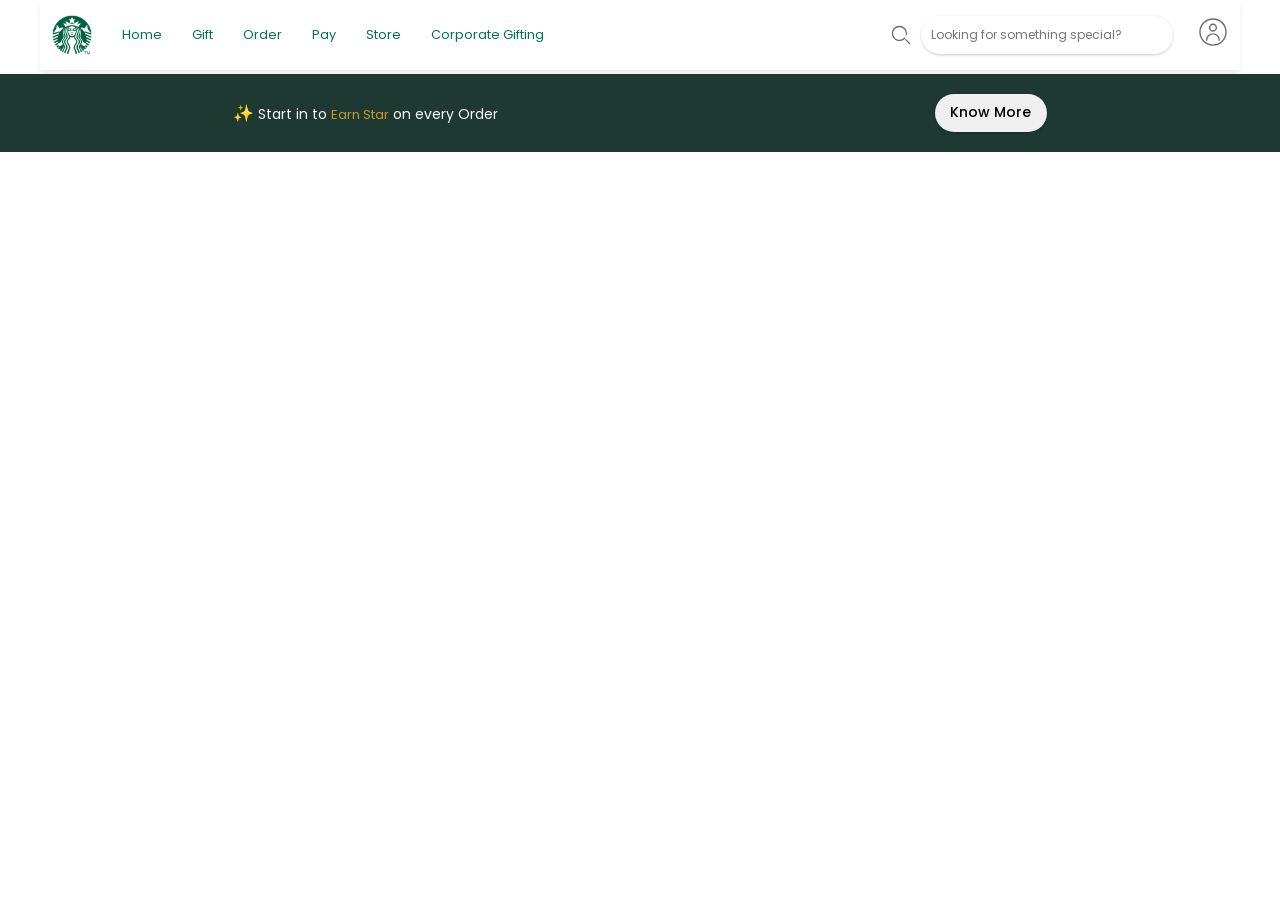
<file: Starbucks Clone/index.html>
<!DOCTYPE html>
<html lang="en">

<head>
    <meta charset="UTF-8">
    <meta name="viewport" content="width=device-width, initial-scale=1.0">
    <title>Starbucks Coffee Company</title>
    <link rel="stylesheet" href="style.css">
</head>

<body>
    <div class="nav">
        <div class="nav-left">
            <div id="nav-logochange-layout">
                <div class="block-welcome">
                    <img src="logo.png" alt="">
                    <span class="first">Welcome to</span>
                    <span class="second">Starbucks</span>
                </div>
            </div>
            <img class="main-img" src="logo.png" alt="">
            <span>Home</span>
            <span>Gift</span>
            <span>Order</span>
            <span>Pay</span>
            <span>Store</span>
            <span>Corporate Gifting</span>
        </div>
        <div class="nav-right">
            <div class="input">
                <img src="Search.svg" alt="">
                <input type="text" placeholder="Looking for something special?">
            </div>
            <img class="hidden-search" src="Search.svg" alt="">
            <div class="Profile"><img src="Profile.svg" alt=""></div>
        </div>
    </div>
    <div id="nav-change-layout">
        <div class="nav-block-left">
            <span>Home</span>
            <span>Gift</span>
            <span>Order</span>
            <span>Pay</span>
            <span>Store</span>
            <span>Corporate Gifting</span>
        </div>
    </div>
    <div class="nav-footer">
        <div class="nav-footer-left">
            <span style="font-size: larger;" >✨</span>
            <span>Start in to</span>
            <span style="color: #C5962A; font-size: 13px;" >Earn Star</span>
            <span>on every Order</span>
        </div>
        <div class="nav-footer-right">
            <button>Know More</button>
        </div>
    </div>
</body>

</html>
</file>
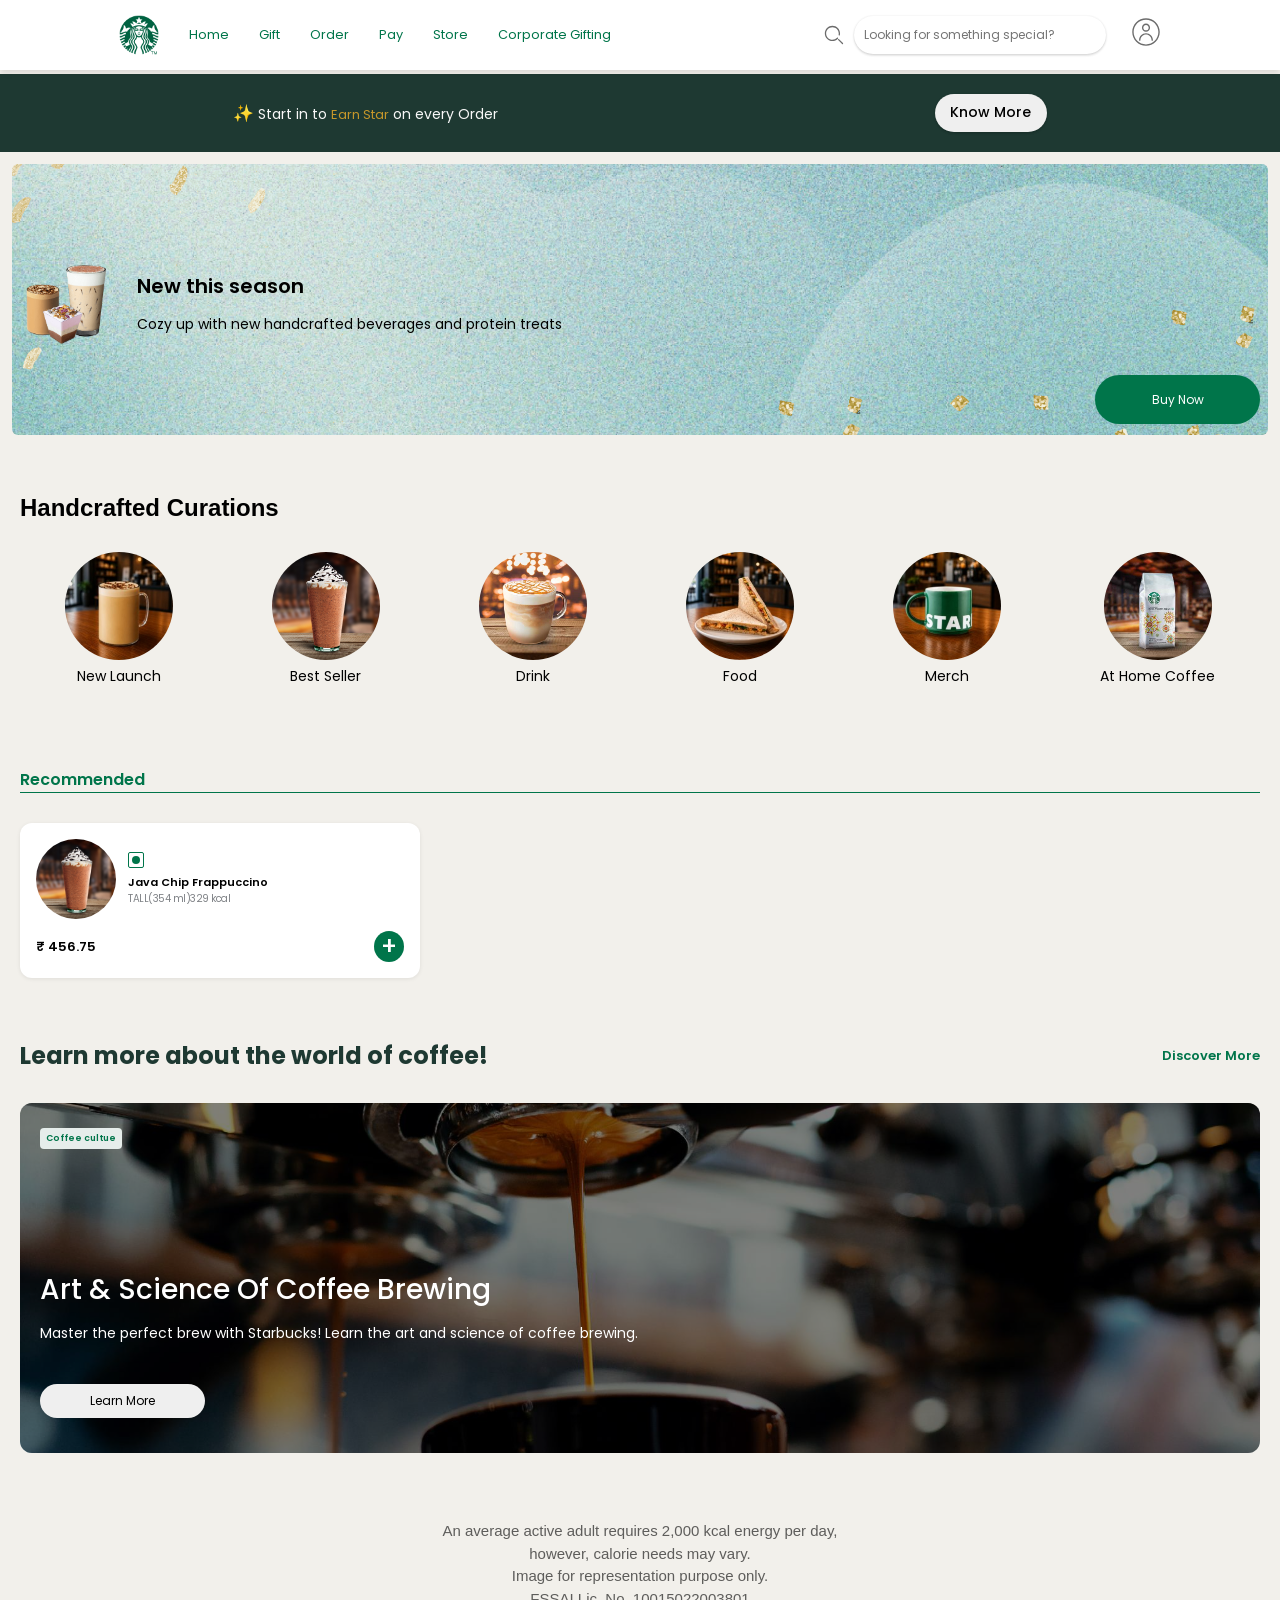
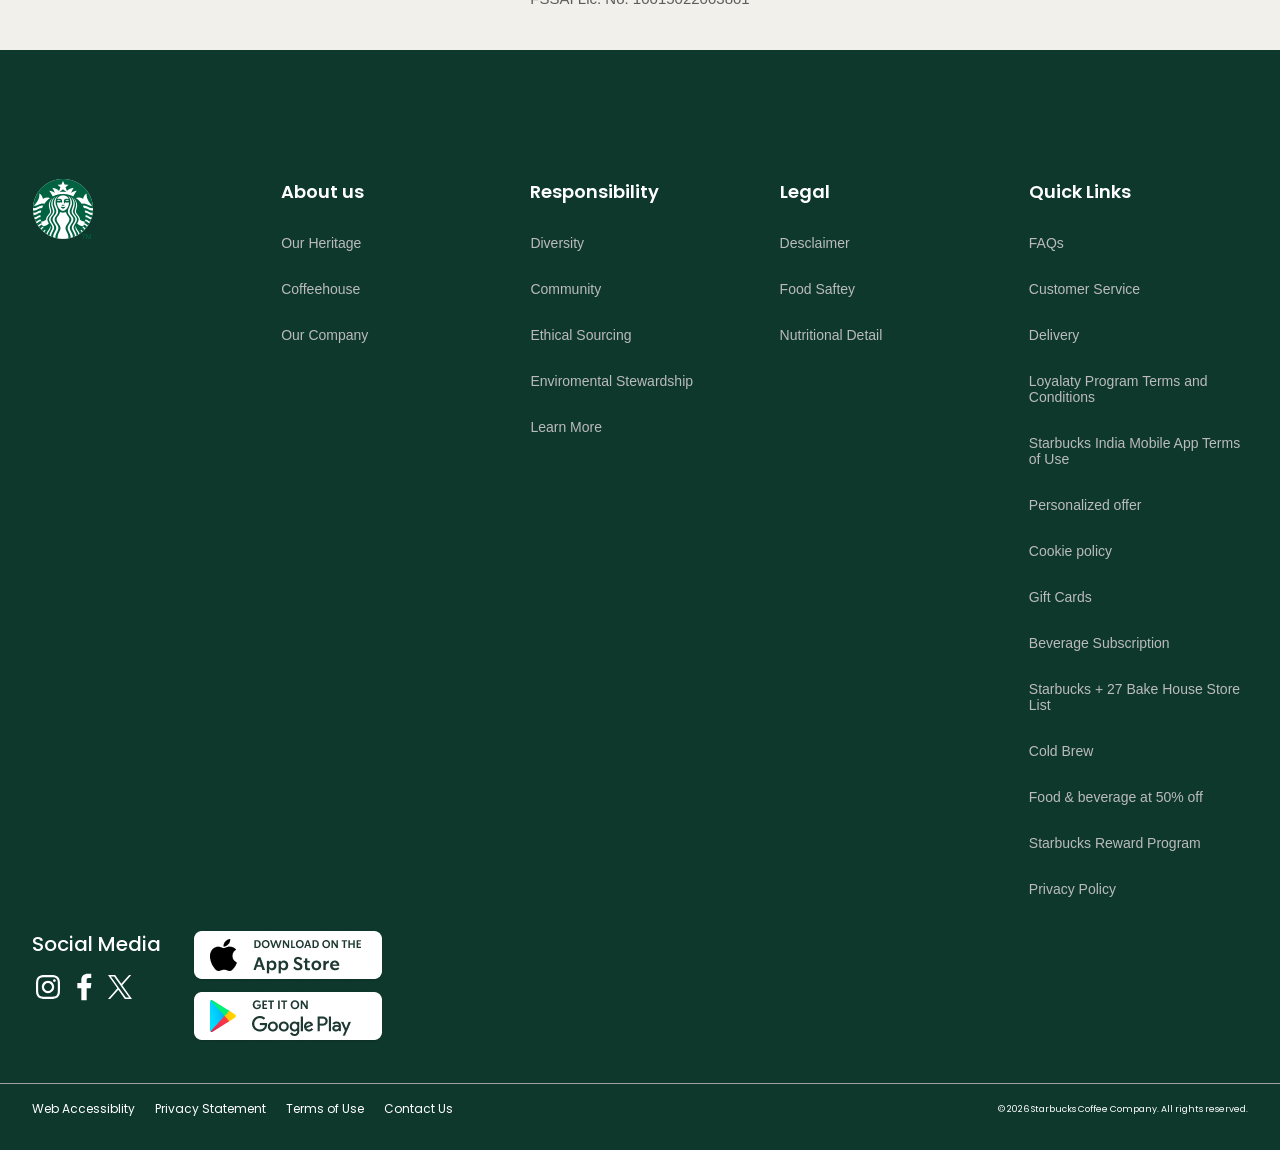
<file: Starbucks Clone/2index.html>
<!DOCTYPE html>
<html lang="en">

<head>
    <meta charset="UTF-8">
    <meta name="viewport" content="width=device-width, initial-scale=1.0">
    <title>Starbucks Coffee Company</title>
    <link rel="stylesheet" href="2style.css">
</head>

<body>
    <div class="nav">
        <div class="nav-left">
            <div id="nav-logochange-layout">
                <div class="block-welcome">
                    <img src="logo.png" alt="">
                    <span class="first">Welcome to</span>
                    <span class="second">Starbucks</span>
                </div>
            </div>
            <img class="main-img" src="logo.png" alt="">
            <span>Home</span>
            <span>Gift</span>
            <span>Order</span>
            <span>Pay</span>
            <span>Store</span>
            <span>Corporate Gifting</span>
        </div>
        <div class="nav-right">
            <div class="input">
                <img src="Search.svg" alt="">
                <input type="text" placeholder="Looking for something special?">
            </div>
            <img class="hidden-search" src="Search.svg" alt="">
            <div class="Profile"><img src="Profile.svg" alt=""></div>
        </div>
    </div>
    <div id="nav-change-layout">
        <div class="nav-block-left">
            <span>Home</span>
            <span>Gift</span>
            <span>Order</span>
            <span>Pay</span>
            <span>Store</span>
            <span>Corporate Gifting</span>
        </div>
    </div>
    <div class="nav-footer">
        <div class="nav-footer-left">
            <span style="font-size: larger;">✨</span>
            <span>Start in to</span>
            <span style="color: #C5962A; font-size: 13px;">Earn Star</span>
            <span>on every Order</span>
        </div>
        <div class="nav-footer-right">
            <button>Know More</button>
        </div>
    </div>

    <div class="hero">
        <div class="background-img">
            <img src="in_app_banner_bg_web_0e7f519352.png" alt="">
        </div>
        <div class="overlay">
            <div class="bg-items-left">
                <img src="coffee.png" alt="">
                <div class="bg-items-column">
                    <h3>New this season</h3>
                    <p> Cozy up with new handcrafted beverages and protein treats </p>
                </div>
            </div>
            <div class="btn">
                <button>Buy Now</button>
            </div>
        </div>
    </div>

    <div class="hero-container">
        <div class="container-title">
            <h3>Handcrafted Curations</h3>
        </div>
        <div class="container-elements">
            <div class="container-elements-image">
                <img src="assests/1img.png" alt="">
                <h4>New Launch</h4>
            </div>
            <div class="container-elements-image">
                <img src="assests/2img.png" alt="">
                <h4>Best Seller</h4>
            </div>
            <div class="container-elements-image">
                <img src="assests/3img.png" alt="">
                <h4>Drink</h4>
            </div>
            <div class="container-elements-image">
                <img src="assests/4img.png" alt="">
                <h4>Food</h4>
            </div>
            <div class="container-elements-image">
                <img src="assests/5img.png" alt="">
                <h4>Merch</h4>
            </div>
            <div class="container-elements-image">
                <img src="assests/6img.png" alt="">
                <h4>At Home Coffee</h4>
            </div>
        </div>
    </div>

    <div class="hero-card-container">
        <div class="hero-card-heading">
            <h4>Recommended</h4>
        </div>
        <div class="hero-card">
            <div class="hero-card-top">
                <img class="card-coffee" src="assests/2img.png" alt="">
                <div class="hero-card-title">
                    <img src="assests/small-logo.svg" alt="">
                    <div class="inner-title">
                        <span class="first">Java Chip Frappuccino</span>
                        <span class="second">TALL(354 ml)329 kcal</span>
                    </div>
                </div>
            </div>
            <div class="hero-card-bottom">
                <span>₹ 456.75</span>
                <button>+</button>
            </div>
        </div>
    </div>

    <div class="footer-hero-container">
        <div class="footer-hero-top">
            <div style="color: #1e3932;" class="top-right">Learn more about the world of coffee!</div>
            <div style="color: #00754a;" class="top-left">Discover More</div>
        </div>
        <div class="footer-hero-bottom">
            <div class="bottom-img">
                <img src="assests/hero.bg.png" alt="">
                <div class="bottom-Overlay">
                    <div class="overlay-items-top">
                        <button>Coffee cultue</button>
                    </div>
                    <div class="overlay-items-bottom">
                        <div class="items-top">
                            <h3>Art & Science Of Coffee Brewing </h3>
                            <p> Master the perfect brew with Starbucks! Learn the art and science of coffee brewing.</p>
                        </div>
                        <div class="items-bottom">
                            <button>Learn More</button>
                        </div>
                    </div>
                </div>
            </div>
        </div>
    </div>

    <div class="hero-last-scean">
        <p>An average active adult requires 2,000 kcal energy per day,
            <br>however, calorie needs may vary.
            <br> Image for representation purpose only.
            <br>FSSAI Lic. No. 10015022003801
        </p>
    </div>

    <div class="footer-container">
        <div class="footer-container-items">
            <div class="footer-logo">
                <img src="logo.png" alt="">
            </div>
            <div class=" gap_also footer-first-items">
                <h3>About us</h3>
                <p>Our Heritage</p>
                <p>Coffeehouse</p>
                <p>Our Company</p>
            </div>
            <div class=" gap_also footer-second-items">
                <h3>Responsibility</h3>
                <p>Diversity</p>
                <p>Community</p>
                <p>Ethical Sourcing</p>
                <p>Enviromental Stewardship</p>
                <p>Learn More</p>
            </div>
            <div class=" gap_also footer-third-items">
                <h3>Legal</h3>
                <p>Desclaimer</p>
                <p>Food Saftey</p>
                <p>Nutritional Detail</p>
            </div>
            <div class=" gap_also footer-fourth-items">
                <h3>Quick Links</h3>
                <p>FAQs</p>
                <p>Customer Service</p>
                <p>Delivery</p>
                <p>Loyalaty Program Terms and Conditions</p>
                <p>Starbucks India Mobile App Terms of Use</p>
                <p>Personalized offer</p>
                <p>Cookie policy</p>
                <p>Gift Cards</p>
                <p>Beverage Subscription</p>
                <p>Starbucks + 27 Bake House Store List</p>
                <p>Cold Brew</p>
                <p>Food & beverage at 50% off</p>
                <p>Starbucks Reward Program</p>
                <p>Privacy Policy</p>
            </div>
        </div>

        <div class="footer-media">
            <div class="footer-media-left">
                <div class="social-top">
                    <h3>Social Media</h3>
                </div>
                <div class="social-bottom">
                    <img src="assests-footer/instagram.svg" alt="">
                    <img src="assests-footer/facebook.svg" alt="">
                    <img src="assests-footer/twitter.svg" alt="">
                </div>
            </div>
            <div class="footer-media-right">
                <div class="media-top">
                    <img src="assests-footer/appstoreiOS.png" alt="">
                </div>
                <div class="media-bottom">
                    <img src="assests-footer/appstoreAndroid.png" alt="">
                </div>
            </div>
        </div>

        <div class="footer-navbar">
            <div class="footer-navbar-left">
                <span>Web Accessiblity</span>
                <span>Privacy Statement</span>
                <span>Terms of Use</span>
                <span>Contact Us</span>
            </div>
            <div class="footer-navbar-right">
                <p>© 2026 Starbucks Coffee Company. All rights reserved.</p>
            </div>
        </div>
    </div>


</body>

</html>
</file>
<file: Starbucks Clone/style.css>
@import url('https://fonts.googleapis.com/css2?family=Baloo+Bhai+2:wght@400..800&family=Google+Sans:ital,opsz,wght@0,17..18,400..700;1,17..18,400..700&family=Inter:ital,opsz,wght@0,14..32,100..900;1,14..32,100..900&family=Poppins:ital,wght@0,100;0,200;0,300;0,400;0,500;0,600;0,700;0,800;0,900;1,100;1,200;1,300;1,400;1,500;1,600;1,700;1,800;1,900&display=swap');

* {
    margin: 0;
    padding: 0;
    box-sizing: border-box;
    font-family: poppins;
}

.nav {
    display: flex;
    align-items: center;
    justify-content: space-between;
    width: 100%;
    max-width: 1200px;
    margin: auto;
    color: rgb(33, 37, 41);
    background-color: rgb(255, 255, 255);
    border-bottom-color: rgb(222, 226, 230);
    position: sticky;
    padding: 15px 12px;
    box-shadow: 0 4px 6px -1px rgba(0, 0, 0, 0.1); 
}

.nav-left {
    display: flex;
    align-items: center;
    gap: 30px;
}

.nav-right {
    display: flex;
    align-items: center;
    gap: 25px;
}

.nav-right .input {
    display: flex;
    align-items: center;
    gap: 10px;
}

.nav-left img {
    height: 40px;
}

.nav-left span {
    font-size: clamp(12px, 1vw, 18px);
    font-weight: 400;
    color: rgb(0, 117, 74);
    cursor: pointer;
}

.input input {
    padding: 10px;
    width: 100%;
    min-width: 230px;
    border-radius: 20px;
    color: #212529;
    background-color: #fff;
    box-shadow: 0 0 2px #00000012, 0 2px 2px #0000000f, 0 1px 3px #0000001a;
    border: none;
    font-size: 12px;
    cursor: pointer;
}

.Profile img {
    height: 30px;
}

#nav-logochange-layout {
    display: none;
}

.block-welcome {
    display: flex;
    align-items: center;
    gap: 10px;
}

.block-welcome .first {
    font-size: clamp(12px, 2vw, 16px);
    color: #6b6b6b;
    display: block;
}

.block-welcome .second {
    font-size: clamp(13px, 2vw, 17px);
    color: #1e3932;
    display: block;
}

#nav-change-layout {
    display: none;
}

.nav-block-left {
    display: flex;
    gap: 20px;
    align-items: center;
    justify-content: center;
    width: 100%;
    max-width: 1200px;
    margin: auto;
    padding: 10px 14px;
    white-space: nowrap;
}

.nav-block-left span {
    font-size: clamp(9px, 2vw, 12px);
    font-weight: 400;
    color: rgb(0, 117, 74);
}

.hidden-search {
    display: none;
}

@media (max-width:880px) {
    .nav-left span {
        display: none;
    }

    #nav-change-layout {
        display: block;
    }

    #nav-logochange-layout {
        display: block;
    }

    .nav-left .main-img {
        display: none;
    }

    .nav {
        background: #e8e8e8;
        box-shadow: 0 0 2px #00000012, 0 2px 2px #0000000f, 0 1px 3px #0000001a
    }
}

@media (max-width:590px) {
    .nav-right .input {
        display: none;
    }

    .nav {
        padding: 15px 18px;
    }

    .Profile img {
        height: 22px;
    }

    .hidden-search {
        display: block;
        height: 18px;
    }
}

.nav-footer{
    width: 100%;
    margin-top: 4px;
    padding: 20px;
    background-color: #1e3932;
    display: flex;
    align-items: center;
    justify-content: space-around;
    gap: 10px;
    flex-wrap: wrap;
}

.nav-footer-left{
    color: #f9f9f9;
    font-size: clamp(10px, 1.2vw, 14px);
}
.nav-footer-right button{
    padding: 0.6em 1.1em;
    border-radius: 30px;
    font-weight: 500;
    font-size: clamp(10px, 1.2vw, 14px);
    border: 0px solid #f9f9f9;
     box-shadow: 0 0 2px #00000012, 0 2px 2px #0000000f, 0 1px 3px #0000001a;
     cursor: pointer;
}
</file>
<file: Starbucks Clone/2style.css>
@import url('https://fonts.googleapis.com/css2?family=Baloo+Bhai+2:wght@400..800&family=Google+Sans:ital,opsz,wght@0,17..18,400..700;1,17..18,400..700&family=Inter:ital,opsz,wght@0,14..32,100..900;1,14..32,100..900&family=Poppins:ital,wght@0,100;0,200;0,300;0,400;0,500;0,600;0,700;0,800;0,900;1,100;1,200;1,300;1,400;1,500;1,600;1,700;1,800;1,900&display=swap');

* {
    margin: 0;
    padding: 0;
    box-sizing: border-box;
    font-family: poppins;
}

body {
    background-color: #f2f0eb;
}

.nav {
    display: flex;
    align-items: center;
    justify-content: space-around;
    width: 100%;
    margin: auto;
    color: rgb(33, 37, 41);
    background-color: rgb(255, 255, 255);
    border-bottom-color: rgb(222, 226, 230);
    position: sticky;
    padding: 15px 12px;
    box-shadow: 0 4px 6px -1px rgba(0, 0, 0, 0.1);
}

.nav-left {
    display: flex;
    align-items: center;
    gap: 30px;
}

.nav-right {
    display: flex;
    align-items: center;
    gap: 25px;
}

.nav-right .input {
    display: flex;
    align-items: center;
    gap: 10px;
}

.nav-left img {
    height: 40px;
}

.nav-left span {
    font-size: clamp(12px, 1vw, 18px);
    font-weight: 400;
    color: rgb(0, 117, 74);
    cursor: pointer;
}

.input input {
    padding: 10px;
    width: 100%;
    min-width: 230px;
    border-radius: 20px;
    color: #212529;
    background-color: #fff;
    box-shadow: 0 0 2px #00000012, 0 2px 2px #0000000f, 0 1px 3px #0000001a;
    border: none;
    font-size: 12px;
    cursor: pointer;
}

.Profile img {
    height: 30px;
}

#nav-logochange-layout {
    display: none;
}

.block-welcome {
    display: flex;
    align-items: center;
    gap: 10px;
}

.block-welcome .first {
    font-size: clamp(12px, 2vw, 16px);
    color: #6b6b6b;
    display: block;
}

.block-welcome .second {
    font-size: clamp(13px, 2vw, 17px);
    color: #1e3932;
    display: block;
}

#nav-change-layout {
    display: none;
}

.nav-block-left {
    display: flex;
    gap: 20px;
    align-items: center;
    justify-content: center;
    width: 100%;
    max-width: 1200px;
    margin: auto;
    padding: 10px 14px;
    white-space: nowrap;
}

.nav-block-left span {
    font-size: clamp(9px, 2vw, 12px);
    font-weight: 400;
    color: rgb(0, 117, 74);
}

.hidden-search {
    display: none;
}

@media (max-width:880px) {
    .nav-left span {
        display: none;
    }

    #nav-change-layout {
        display: block;
    }

    #nav-logochange-layout {
        display: block;
    }

    .nav-left .main-img {
        display: none;
    }

    .nav {
        background: #e8e8e8;
        box-shadow: 0 0 2px #00000012, 0 2px 2px #0000000f, 0 1px 3px #0000001a
    }
}

@media (max-width:590px) {
    .nav-right .input {
        display: none;
    }

    .nav {
        padding: 15px 18px;
    }

    .Profile img {
        height: 22px;
    }

    .hidden-search {
        display: block;
        height: 18px;
    }
}

.nav-footer {
    width: 100%;
    margin-top: 4px;
    padding: 20px;
    background-color: #1e3932;
    display: flex;
    align-items: center;
    justify-content: space-around;
    gap: 10px;
    flex-wrap: wrap;
}

.nav-footer-left {
    color: #f9f9f9;
    font-size: clamp(10px, 1.2vw, 14px);
}

.nav-footer-right button {
    padding: 0.6em 1.1em;
    border-radius: 30px;
    font-weight: 500;
    font-size: clamp(10px, 1.2vw, 14px);
    border: 0px solid #f9f9f9;
    box-shadow: 0 0 2px #00000012, 0 2px 2px #0000000f, 0 1px 3px #0000001a;
    cursor: pointer;
}

.hero {
    width: 100%;
    max-width: 1300px;
    margin: auto;
    position: relative;
    padding: 12px;
}

.background-img img {
    width: 100%;
    border-radius: 6px;
}

.bg-items-left img {
    height: clamp(90px, 15vw, 210px);
}


.overlay {
    position: absolute;
    display: flex;
    align-items: center;
    inset: 0;
    padding-inline: 20px;
    justify-content: space-between;
}

.bg-items-left {
    display: flex;
    align-items: center;
    gap: clamp(6px, 2vw, 25px);
}

.bg-items-column {
    display: flex;
    flex-direction: column;
    gap: clamp(4px, 1vw, 19px);
}

.bg-items-column h3 {
    font-size: clamp(8px, 2vw, 20px);
    font-weight: 600;
}

.bg-items-column p {
    font-size: clamp(6px, 1.3vw, 14px);
    font-weight: 400;
}

.btn {
    align-self: end;
    margin-bottom: 30px;
}

.btn button {
    color: #fff;
    background-color: #00754a;
    padding: 1.3em 4.7em;
    border-radius: 30px;
    border: none;
    font-size: clamp(9px, 1vw, 12px);
    font-weight: 400;
}

@media (max-width:531px) {
    .btn button {
        padding: 7px 19px;
        font-size: 6px;
    }
}

@media (max-width:360px) {
    .btn button {
        padding: 4px 9px;
        font-size: 5px;
    }
}

.hero-container {
    display: flex;
    flex-direction: column;
    justify-content: space-between;
    gap: 30px;
    width: 100%;
    max-width: 1300px;
    margin: auto;
    padding: clamp(15px, 4vw, 40px) 20px;
}

.container-elements-image img {
    height: clamp(60px, 15vw, 108px);
    border-radius: 50%;
    cursor: pointer;
}

.container-elements {
    display: flex;
    align-items: center;
    justify-content: space-around;
    flex-wrap: wrap;
    gap: 10px;
}

.container-elements-image {
    display: flex;
    flex-direction: column;
    align-items: center;
    gap: 6px;
}

.container-elements-image h4 {
    font-size: clamp(10px, 3vw, 14px);
    font-weight: 400;
}

.container-title h3 {
    font-size: clamp(18px, 5vw, 24px);
    font-weight: 700;
    font-family: Arial, Helvetica, sans-serif;
}

.hero-card-container {
    /* background-color: red; */
    width: 100%;
    max-width: 1300px;
    margin: auto;
    padding: clamp(15px, 4vw, 40px) 20px;
    display: flex;
    flex-direction: column;
    gap: 30px;
}

.hero-card {
    width: 100%;
    max-width: 400px;
    display: flex;
    flex-direction: column;
    gap: 12px;
    padding: 16px;
    background: #fff;
    border-radius: 12px;
    box-shadow: 0 1px 4px #00000014;
}

.hero-card-top {
    display: flex;
    gap: 12px;
    align-items: center;
}

.hero-card-top .card-coffee {
    border-radius: 50%;
    height: 80px;
}

.hero-card-title {
    display: flex;
    flex-direction: column;
    gap: 6px;
    align-items: flex-start;
}

.inner-title {
    display: flex;
    flex-direction: column;
}

.hero-card-bottom {
    display: flex;
    align-items: center;
    justify-content: space-between;
}

.hero-card-heading h4 {
    color: #00754a;
    font-size: 16px;
    font-weight: 600;
    border-bottom: 1px solid #00754a;
    cursor: pointer;
}

.inner-title .first {
    font-size: 11px;
    color: #000;
    font-weight: 600;
}

.inner-title .second {
    font-size: 10px;
    color: #7F8286;
    font-weight: 400;
    letter-spacing: -0.5px;
}

.hero-card-bottom span {
    font-size: 13px;
    font-weight: 600;
    color: #000;
}

.hero-card-bottom button {
    background-color: #00754a;
    color: #fff;
    font-size: clamp(16px, 2vw, 24px);
    line-height: 1;
    border: none;
    cursor: pointer;
    padding: 4px 7px 3px;
    font-weight: 500;
    transition: background-color .2s ease, opacity .2s ease;
    border-radius: 50%;
}

.footer-hero-container {
    width: 100%;
    max-width: 1300px;
    margin: auto;
    display: flex;
    flex-direction: column;
    gap: 30px;
    padding: 20px;
    color: #fff;
}

.footer-hero-top {
    display: flex;
    align-items: center;
    justify-content: space-between;
    gap: 10px;
}

.bottom-img {
    width: 100%;
    position: relative;
}

.bottom-img img {
    height: 350px;
    object-fit: cover;
    border-radius: 12px;
    width: 100%;
}

.bottom-Overlay {
    position: absolute;
    inset: 0;
    background-color: rgba(0, 0, 0, 0.5);
    display: flex;
    flex-direction: column;
    justify-content: space-between;
    height: 350px;
    border-radius: 12px;
    transition: background-color 0.3s ease;
    cursor: pointer;
}

.bottom-Overlay:hover {
    background-color: rgba(0, 0, 0, 0.75);
}

.overlay-items-top {
    padding: 20px;
}

.overlay-items-bottom {
    padding: 20px 20px 35px 20px;
    display: flex;
    flex-direction: column;
    gap: 40px;
}

.overlay-items-top button {
    color: #00754a;
    background-color: #e6edeb;
    border: none;
    border-radius: 4px;
    padding: 4px 6px;
    font-size: 9px;
    font-weight: 600;
}

.footer-hero-top .top-right {
    font-size: clamp(14px, 3vw, 24px);
    font-weight: 700;
}

.footer-hero-top .top-left {
    font-size: clamp(7px, 2vw, 13px);
    font-weight: 600;
    cursor: pointer;
}

.items-top {
    display: flex;
    flex-direction: column;
    gap: 12px;
}

.items-top h3 {
    font-size: clamp(18px, 3vw, 28px);
    font-weight: 500;
}

.items-top p {
    font-size: clamp(10px, 2vw, 14px);
    font-weight: 400;
}


.items-bottom button {
    padding: 8px 50px;
    color: #000;
    border-radius: 20px;
    border: none;
    font-size: 12px;
    font-weight: 400;
    cursor: pointer;
}

@media (max-width:450px) {
    .items-bottom button {
        padding: 4px 20px;
        font-size: 9px;
    }

    .overlay-items-top button {
        padding: 2px 4px;
        font-size: 7px;
    }
}

.hero-last-scean p {
    color: #000000de;
    font-weight: 400;
    font-size: clamp(8px, 2vw, 15px);
    opacity: 0.7;
    font-family: Helvetica, sans-serif;
    line-height: 1.5;
    text-align: center;
    padding: 40px;
}

.footer-container {
    width: 100%;
    background-color: #0e382c;
    color: #bbb;
}

.footer-container-items {
    width: 100%;
    max-width: 1300px;
    margin: auto;
    display: grid;
    grid-template-columns: repeat(auto-fit, minmax(153px, 1fr));
    padding: 8em 2em 2em;
    gap: 30px;
}

.gap_also {
    display: flex;
    flex-direction: column;
    gap: 30px;
}

.gap_also h3 {
    font-size: clamp(15px, 2vw, 18px);
    font-weight: 600;
    color: #fff;
}

.gap_also p {
    font-size: clamp(11px, 2vw, 14px);
    font-weight: 400;
    font-family: Helvetica, sans-serif;
}

.footer-media {
    width: 100%;
    max-width: 1300px;
    margin: auto;
    display: flex;
    gap: 30px;
    flex-wrap: wrap;
    padding: 0px 2em 2em;
}

.footer-media-left {
    display: flex;
    flex-direction: column;
    gap: 12px;
}

.footer-media-right {
    display: flex;
    flex-direction: column;
}

.social-top h3 {
    color: #fff;
    font-size: clamp(15px, 2vw, 20px);
    font-weight: 500;
}

.footer-navbar {
    width: 100%;
    max-width: 1300px;
    margin: auto;
    padding: 1em 2em 2em;
    display: flex;
    align-items: center;
    justify-content: space-between;
    flex-wrap: wrap;
    gap: 10px;
    border-top: 1px solid #a0a0a0;
}

.footer-navbar-left {
    display: flex;
    align-items: center;
    gap: clamp(14px, 2vw, 20px);
}

.footer-navbar-left span {
    color: #fff;
    font-size: clamp(9px, 2vw, 12px);
}

.footer-navbar-right p {
    color: #fff;
    font-size: clamp(6px, 1vw, 9px);
    font-weight: 400;
}
</file>
